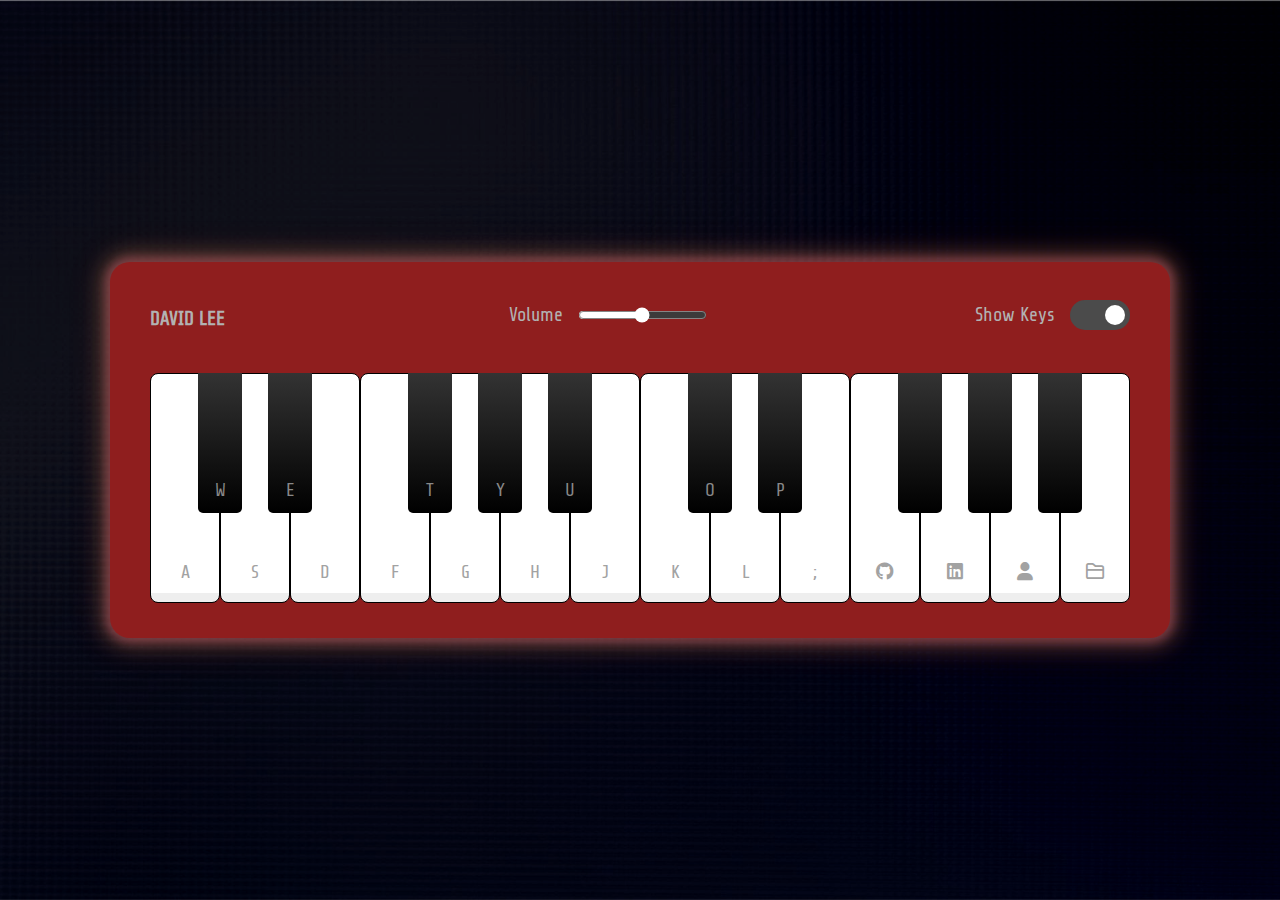
<file: index.html>
<!DOCTYPE html>

<html lang="en" dir="ltr">
    <head> 
        <meta charset="utf-8">
        <title>Playable Piano JavaScript</title>
        <link rel="stylesheet" href="index.css">
        <meta name="viewport" content="width=device-width initial-scale=1.0">
        <script src="script.js" defer></script>
        <link rel="stylesheet" href="https://cdnjs.cloudflare.com/ajax/libs/font-awesome/6.0.0-beta3/css/all.min.css">
    </head>
    <body>
        <div class = "wrapper">
            <header>
                <h2>
                    <span class="flipping-text">DAVID LEE</span>
                </h2>
                <div class="column volume-slider">
                    <span>Volume</span><input type="range" min="0" max="1" value="0.5" step="any">
                </div>
                <div class="column keys-checkbox">
                    <span>Show Keys</span><input type="checkbox" checked>
                </div>
            </header>
            <u1 class="piano-keys">
                <li class="key white" data-key="a"><span>a</span></li>
                <li class="key black" data-key="w"><span>w</span></li>
                <li class="key white" data-key="s"><span>s</span></li>
                <li class="key black" data-key="e"><span>e</span></li>
                <li class="key white" data-key="d"><span>d</span></li>
                <li class="key white" data-key="f"><span>f</span></li>
                <li class="key black" data-key="t"><span>t</span></li>
                <li class="key white" data-key="g"><span>g</span></li>
                <li class="key black" data-key="y"><span>y</span></li>
                <li class="key white" data-key="h"><span>h</span></li>
                <li class="key black" data-key="u"><span>u</span></li>
                <li class="key white" data-key="j"><span>j</span></li>
                <li class="key white" data-key="k"><span>k</span></li>
                <li class="key black" data-key="o"><span>o</span></li>
                <li class="key white" data-key="l"><span>l</span></li>
                <li class="key black" data-key="p"><span>p</span></li>
                <li class="key white" data-key=";"><span>;</span></li>

                <li class="key white" data-key="git">
                    <a href="https://github.com/davidklee04" target="_blank">
                        <span><i class="fab fa-github"></i></span>
                    </a>
                </li>
                <li class="key black" data-key="1"></li>
                <li class="key white" data-key="li">
                    <a href="https://www.linkedin.com/in/david-lee-k" target="_blank">
                        <span><i class="fab fa-linkedin"></i></span>
                    </a>
                </li>
                <li class="key black" data-key="2"></li>
                <li class="key white" data-key="bio">
                    <a href="bio.html">
                        <span><i class="fa-solid fa-user"></i></span>
                    </a>
                </li>
                <li class="key black" data-key="3"></li>
                <li class="key white" data-key="">
                    <a href="projects.html">
                        <span><i class="fa-regular fa-folder"></i></span>
                    </a>
                </li>
            </u1>
        </div>
    </body>
</html>
</file>
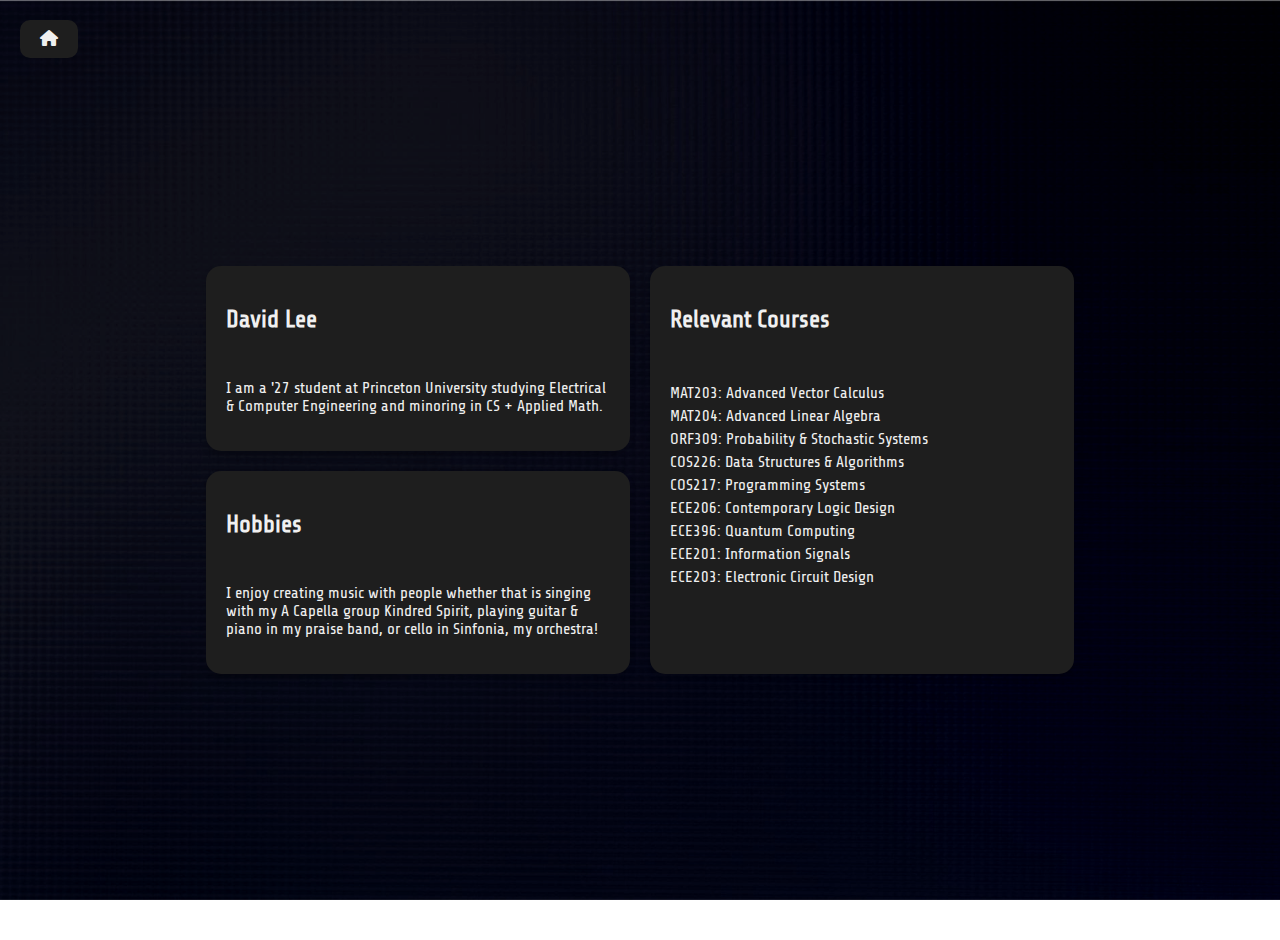
<file: bio.html>
<!DOCTYPE html>
<html lang="en">
<head>
  <meta charset="UTF-8">
  <meta name="viewport" content="width=device-width, initial-scale=1.0">
  <title>Biography</title>
  <link rel="stylesheet" href="bio.css">
  <link rel="stylesheet" href="https://cdnjs.cloudflare.com/ajax/libs/font-awesome/6.0.0-beta3/css/all.min.css">
</head>
<body>
    <a href="index.html" class="home">
        <span><i class="fa-solid fa-house"></i></span>
      </a>
    <div class="container">
        <div class="section top-left">
            <h2>David Lee</h2>
            <p>I am a '27 student at Princeton University studying Electrical & Computer Engineering                 and minoring in CS + Applied Math.
            </p>
        </div>

        <div class="section bottom-left">
            <h2>Hobbies</h2>
            <p>I enjoy creating music with people whether that is singing with my A Capella group Kindred Spirit, 
            playing guitar & piano in my praise band, or cello in Sinfonia, my orchestra!
            </p>
        </div>
        <div class="section right">
            <h2>Relevant Courses</h2>
            <ul>
                    <li>MAT203: Advanced Vector Calculus</li>
                <li>MAT204: Advanced Linear Algebra</li>
                <li>ORF309: Probability & Stochastic Systems</li>
                <li>COS226: Data Structures & Algorithms</li>
                <li>COS217: Programming Systems</li>
                <li>ECE206: Contemporary Logic Design</li>
                <li>ECE396: Quantum Computing</li>
                <li>ECE201: Information Signals</li>                    <li>ECE203: Electronic Circuit Design</li>
            </ul>
        </div>
    </div>     
</body>
</html>
</file>
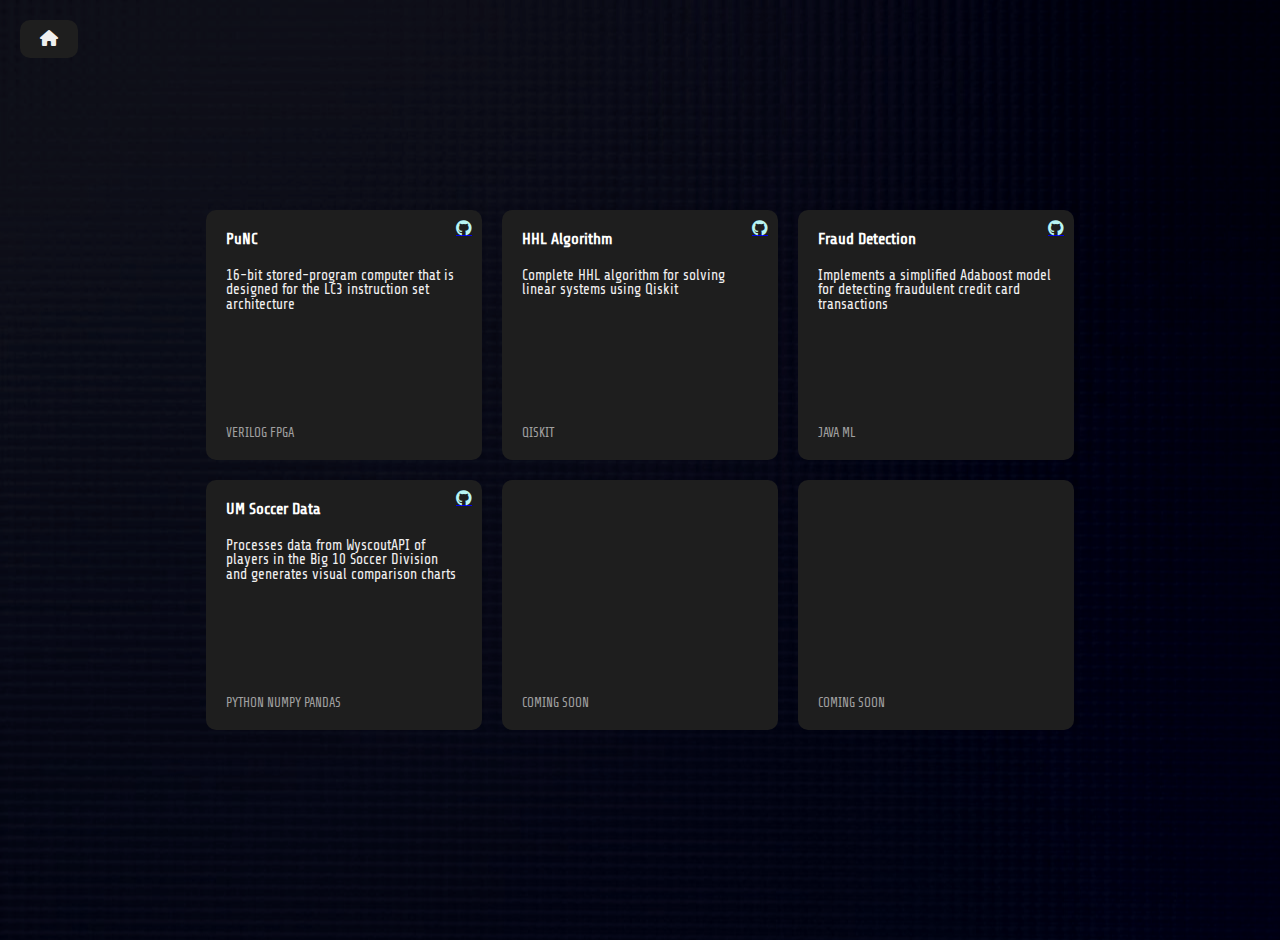
<file: projects.html>
<!DOCTYPE html>
<html lang="en">
<head>
  <meta charset="UTF-8">
  <meta name="viewport" content="width=device-width, initial-scale=1.0">
  <title>Projects</title>
  <link rel="stylesheet" href="projects.css">
  <link href="https://cdnjs.cloudflare.com/ajax/libs/font-awesome/6.0.0/css/all.min.css" rel="stylesheet">
</head>
<body>
  <a href="index.html" class="home">
    <span><i class="fa-solid fa-house"></i></span>
  </a>
  <div class="container">
    <div class="project p1">
      <a class="icons" href="https://github.com/davidklee04/PUnC" target="_blank">
        <i class="fab fa-github"></i>
      </a>
      <h3>PuNC</h3>
      <p>16-bit stored-program computer that is designed for the LC3 instruction set architecture</p>
      <div class="tags">Verilog FPGA</div>
    </div>
    <div class="project p2">
      <a class="icons" href="https://github.com/davidklee04/HHL-Quantum-Linear-Algebra" target="_blank">
        <i class="fab fa-github"></i>
      </a>
      <h3>HHL Algorithm</h3>
      <p>Complete HHL algorithm for solving linear systems using Qiskit</p>
      <div class="tags">Qiskit</div>
    </div>
    <div class="project p3">
      <a class="icons" href="https://github.com/davidklee04/Fraud-Detection" target="_blank">
        <i class="fab fa-github"></i>
      </a>
      <h3>Fraud Detection</h3>
      <p>Implements a simplified Adaboost model for detecting fraudulent credit card transactions</p>
      <div class="tags">Java ML</div>
    </div>
    <div class="project p4">
      <a class="icons" href="https://github.com/davidklee04/Soccer_Radar_Charts" target="_blank">
        <i class="fab fa-github"></i>
      </a>
      <h3>UM Soccer Data</h3>
      <p>Processes data from WyscoutAPI of players in the Big 10 Soccer Division and generates visual comparison charts</p>
      <div class="tags">Python Numpy Pandas</div>
    </div>
    <div class="project p5">
      <div class="tags">Coming Soon</div>
    </div>
    <div class="project p6">
      <div class="tags">Coming Soon</div>
    </div>
  </div>
</body>
</html>
</file>
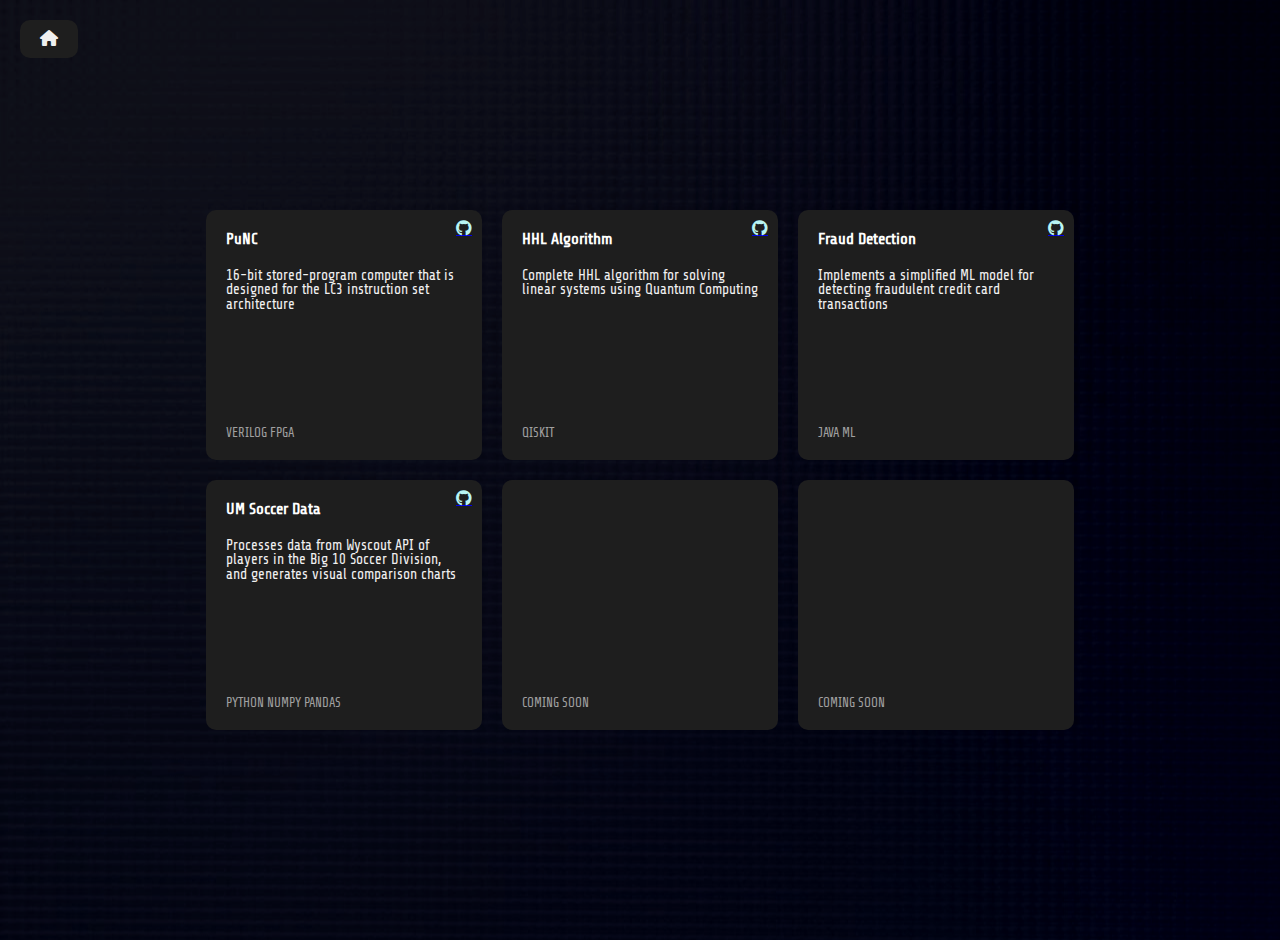
<file: Personal Website/projects.html>
<!DOCTYPE html>
<html lang="en">
<head>
  <meta charset="UTF-8">
  <meta name="viewport" content="width=device-width, initial-scale=1.0">
  <title>Projects</title>
  <link rel="stylesheet" href="projects.css">
  <link href="https://cdnjs.cloudflare.com/ajax/libs/font-awesome/6.0.0/css/all.min.css" rel="stylesheet">
</head>
<body>
  <a href="index.html" class="home">
    <span><i class="fa-solid fa-house"></i></span>
  </a>
  <div class="container">
    <div class="project p1">
      <a class="icons" href="https://github.com/davidklee04/PUnC" target="_blank">
        <i class="fab fa-github"></i>
      </a>
      <h3>PuNC</h3>
      <p>16-bit stored-program computer that is designed for the LC3 instruction set architecture</p>
      <div class="tags">Verilog FPGA</div>
    </div>
    <div class="project p2">
      <a class="icons" href="https://github.com/davidklee04/HHL-Quantum-Linear-Algebra" target="_blank">
        <i class="fab fa-github"></i>
      </a>
      <h3>HHL Algorithm</h3>
      <p>Complete HHL algorithm for solving linear systems using Quantum Computing</p>
      <div class="tags">Qiskit</div>
    </div>
    <div class="project p3">
      <a class="icons" href="https://github.com/davidklee04/Fraud-Detection" target="_blank">
        <i class="fab fa-github"></i>
      </a>
      <h3>Fraud Detection</h3>
      <p>Implements a simplified ML model for detecting fraudulent credit card transactions</p>
      <div class="tags">Java ML</div>
    </div>
    <div class="project p4">
      <a class="icons" href="https://github.com/davidklee04/Soccer_Radar_Charts" target="_blank">
        <i class="fab fa-github"></i>
      </a>
      <h3>UM Soccer Data</h3>
      <p>Processes data from Wyscout API of players in the Big 10 Soccer Division, and generates visual comparison charts</p>
      <div class="tags">Python Numpy Pandas</div>
    </div>
    <div class="project p5">
      <div class="tags">Coming Soon</div>
    </div>
    <div class="project p6">
      <div class="tags">Coming Soon</div>
    </div>
  </div>
</body>
</html>
</file>
<file: index.css>
@import url('https://fonts.googleapis.com/css2?family=Roboto:ital,wght@0,100..900;1,100..900&family=Share+Tech&display=swap');
* {
    margin: 0;
    padding: 0;
    box-sizing: border-box;
    font-family: 'Share Tech', serif;
}
body {
    display: flex;
    align-items: center;
    justify-content: center;
    min-height: 100vh;
    background: url('images/freepik__adjust__53822.png') no-repeat center center fixed;
    background-size: cover;
}
.wrapper {
    padding: 35px 40px;
    border-radius: 20px;
    background: #8f1e1e;
    position: relative;
    animation: fly 3s ease-in-out;
    transition: all 500ms ease;
    overflow: hidden;

    box-shadow: 0 0 10px 5px rgba(255, 105, 135, 0.3), 
                0 0 20px 10px rgba(255, 195, 113, 0.2), 
                0 0 30px 15px rgba(244, 67, 54, 0.1);
    
}

.wrapper:hover {
    transform: translateY(-10px);
    transition-duration: 1s;
    box-shadow: 0 0 15px 8px rgba(255, 105, 135, 0.4), 
                0 0 30px 15px rgba(255, 195, 113, 0.3), 
                0 0 40px 20px rgba(244, 67, 54, 0.2);
}

@keyframes fly {
    0% {
        transform: translateY(50%)
    }
    100% {
        transform: translateY(0%)
    }
}
.wrapper header {
    display: flex;
    color: #b2b2b2;
    align-items: center;
    justify-content: space-between;
}
header h2 {
    font-size: 2rem;
    position: relative;
}

header h2 .flipping-text {
    display: inline-block;
    perspective: 1000px;
    color: #b2b2b2;
    font-weight: bold;
}

header h2 .flipping-text span {
    display: inline-block;
    transform-origin: center;
    backface-visibility: hidden;
    animation: flip 1.5s infinite;
}

@keyframes flip {
    0% {
        transform: rotateX(0);
        opacity: 1;
    }
    50% {
        transform: rotateX(90deg);
        opacity: 0;
    }
    100% {
        transform: rotateX(0);
        opacity: 1;
    }
}

header .column {
    display: flex;
    align-items: center;
}
header span {
    font-weight: 500;
    margin-right: 15px;
    font-size: 1.19rem;
}
header input {
    outline: none;
    border-radius: 30px;
}
.volume-slider input {
    accent-color: #fff;
}
.keys-checkbox input {
    height: 30px;
    width: 60px;
    cursor: pointer;
    appearance: none;
    position: relative;
    background: #4b4b4b;
}
.keys-checkbox input::before {
    content: "";
    position: absolute;
    top: 50%;
    left: 5px;
    width: 20px;
    height: 20px;
    border-radius: 50%;
    background: #8c8c8c;
    transform: translateY(-50%);
    transition: all 0.3s ease;
}
.keys-checkbox input:checked::before {
    left: 35px;
    background: #fff;
}
.piano-keys {
    display: flex;
    list-style: none;
    margin-top: 40px;
}
.piano-keys .key{
    cursor: pointer;
    user-select: none;
    position: relative;
    text-transform: uppercase;
}
.piano-keys .black {
    z-index: 2;
    width: 44px;
    height: 140px;
    margin: 0 -22px 0 -22px;
    border-radius: 0 0 5px 5px;
    background: linear-gradient(#333, #000);
}
.piano-keys .black.active {
    box-shadow: inset -5px -10px 10px rgba(255, 255, 255, 0.1);
    background: linear-gradient(to bottom, #000, #434343);
}
.piano-keys .white {
    height: 230px;
    width: 70px;
    border-radius: 8px;
    border: 1px solid #000;
    background: linear-gradient(#fff 96%, #eee 4%);
}
.piano-keys .white.active {
    box-shadow: inset -5px 5px 20px rgba(0, 0, 0, 0.2);
    background: linear-gradient(to bottom, #fff 0%, #eee 100%);
}
.piano-keys .key span {
    position: absolute;
    bottom: 20px;
    width: 100%;
    color: #a2a2a2;
    font-size: 1.13rem;
    text-align: center;
} 
.piano-keys .key.hide span {
    display: none;
}
.piano-keys .black span {
    bottom: 13px;
    color: #888888;
}
.key a {
    text-decoration: none;
    color: inherit;
    display: block;
    width: 100%;
    height: 100%;
}

@media screen and (max-width: 815px) {
    .wrapper {
        padding: 25px;
    }
    header {
        flex-direction: column;
    }
    header :where(h2, .column) {
        margin-bottom: 13px;
    }
    .volume-slider input {
        max-width: 100px;
    }
    .piano-keys {
        margin-top: 20px;
    }
    .piano_keys .key:where(:nth-child(9), :nth-child(10)) {
        display: none;
    }
    .piano-keys .black {
        height: 100px;
        width: 40px;
        margin: 0 -20px 0 -20px;
    }
    .piano-keys .white {
        height: 180px;
        width: 60px;
    }
}

@media screen and (max-width: 615px) {
    .piano-keys .key:nth-child(1),
    .piano-keys .key:nth-child(2),
    .piano-keys .key:nth-child(3),
    .piano-keys .key:nth-child(4),
    .piano-keys .key:nth-child(5) {
        display: none;
    }
    .piano-keys .white {
        width: 50px;
    }
}
</file>
<file: bio.css>
@import url('https://fonts.googleapis.com/css2?family=Roboto:ital,wght@0,100..900;1,100..900&family=Share+Tech&display=swap');
body {
    font-family: 'Share Tech', serif;
    display: flex;
    justify-content: center;
    align-items: center;
    height: 100vh;
    margin: 0;
    background: url('images/freepik__adjust__53822.png') no-repeat center center fixed;
    background-size: cover;
    padding: 20px;
}

.home {
    position: absolute;
    top: 20px;
    left: 20px;
    background-color: #1e1e1e;
    color: #f0f0f0;
    padding: 10px 20px;
    border: none;
    border-radius: 10px;
    cursor: pointer;
  }
  
  .home:hover {
    background-color: #333;
  }

.container {
    display: grid;
    grid-template-columns: 1fr 1fr;
    grid-template-rows: auto auto;
    justify-content: center;
    align-items: stretch;
    gap: 20px;
    width: 70%;
    grid-template-areas: 
    "   item1    item3   "
    "   item2    item3   "
    ;
}
.top-left {
    grid-area: item1;
}
.bottom-left {
    grid-area: item2;
}
.right {
    grid-area: item3;
}

.section {
    padding: 20px;
    border-radius: 15px;
    background-color: #1e1e1e;
    color: #f0f0f0;
    display: flex;
    flex-direction: column;
    gap: 10px;
    position: relative;
    box-shadow: 0px 4px 6px rgba(0, 0, 0, 0.2)
}

.section:hover {
    background-color: #3c3c3c;
    transform: translateY(-10px);
    transition-duration: 1s;
}


h1 {
    color: #333;
}

ul {
    list-style-type: none;
    padding: 0;
}

ul li {
    margin: 5px 0;
}

@media (max-width: 780px) {
    .container {
        grid-template-columns: 1fr; 
        gap: 20px; 
        width: 90%;
        margin-top: 120px;
        grid-template-areas: 
        "item1"
        "item2"
        "item3";
    }
    .section {
        width: 90%; 
    }
}
</file>
<file: projects.css>
@import url('https://fonts.googleapis.com/css2?family=Roboto:ital,wght@0,100..900;1,100..900&family=Share+Tech&display=swap');
body {
    font-family: 'Share Tech', serif;
    color: #f0f0f0;
    margin: 0;
    padding: 20px;
    display: flex;
    height: 100vh;
    justify-content: center;
    align-items: center;
    background: url('images/freepik__adjust__53822.png') no-repeat center center fixed;
  }
  .home {
    position: absolute;
    top: 20px;
    left: 20px;
    background-color: #1e1e1e;
    color: #f0f0f0;
    padding: 10px 20px;
    border: none;
    border-radius: 10px;
    cursor: pointer;
  }
  
  .home:hover {
    background-color: #333;
  }
  
  .container {
    display: grid;
    grid-template-columns: repeat(3, minmax(200px, 1fr));
    grid-template-rows: repeat(2, minmax(250px,1fr));
    justify-content: center;
    align-items: stretch;
    gap: 20px;
    width: 70%;
  }
  
  .project {
    background-color: #1e1e1e;
    color: #f0f0f0;
    padding: 20px;
    border-radius: 10px;
    display: flex;
    flex-direction: column;
    gap: 10px;
    position: relative;
  }

  .project:hover {
    background-color: #3c3c3c;
    transform: translateY(-10px);
    transition-duration: 1s;
  }
  
  .project h3 {
    font-size: 1rem;
    margin: 0;
    color: #ffffff;
    margin-bottom: 10px;
  }
  
  .project p {
    font-size: 0.9rem;
    line-height: 1;
    margin: 0;
    margin-bottom: 8px;
  }
  
  .tags {
    margin-top: auto;
    font-size: 0.8rem;
    color: #a0a0a0;
    text-transform: uppercase;
  }

  .icons {
    display: flex;
    gap: 10px;
    position: absolute;
    top: 10px;
    right: 10px;
    font-size: 1rem;
  }
  
  .icons i {
    cursor: pointer;
    color: #b9f4f3;
    transition: color 0.3s ease;
  }
  
  .icons i:hover {
    color: #ffffff;
  }

  @media (max-width: 780px) {
    .container {
        grid-template-columns: 1fr; 
        grid-template-rows: auto;
        margin-top: 120px;
        width: 80%;
    }
}
</file>
<file: Personal Website/projects.css>
@import url('https://fonts.googleapis.com/css2?family=Roboto:ital,wght@0,100..900;1,100..900&family=Share+Tech&display=swap');
body {
    font-family: 'Share Tech', serif;
    color: #f0f0f0;
    margin: 0;
    padding: 20px;
    display: flex;
    height: 100vh;
    justify-content: center;
    align-items: center;
    background: url('images/freepik__adjust__53822.png') no-repeat center center fixed;
  }
  .home {
    position: absolute;
    top: 20px;
    left: 20px;
    background-color: #1e1e1e;
    color: #f0f0f0;
    padding: 10px 20px;
    border: none;
    border-radius: 10px;
    cursor: pointer;
  }
  
  .home:hover {
    background-color: #333;
  }
  
  .container {
    display: grid;
    grid-template-columns: repeat(3, minmax(200px, 1fr));
    grid-template-rows: repeat(2, minmax(250px,1fr));
    justify-content: center;
    align-items: stretch;
    gap: 20px;
    width: 70%;
  }
  
  .project {
    background-color: #1e1e1e;
    color: #f0f0f0;
    padding: 20px;
    border-radius: 10px;
    display: flex;
    flex-direction: column;
    gap: 10px;
    position: relative;
  }

  .project:hover {
    background-color: #3c3c3c;
    transform: translateY(-10px);
    transition-duration: 1s;
  }
  
  .project h3 {
    font-size: 1rem;
    margin: 0;
    color: #ffffff;
    margin-bottom: 10px;
  }
  
  .project p {
    font-size: 0.9rem;
    line-height: 1;
    margin: 0;
    margin-bottom: 8px;
  }
  
  .tags {
    margin-top: auto;
    font-size: 0.8rem;
    color: #a0a0a0;
    text-transform: uppercase;
  }

  .icons {
    display: flex;
    gap: 10px;
    position: absolute;
    top: 10px;
    right: 10px;
    font-size: 1rem;
  }
  
  .icons i {
    cursor: pointer;
    color: #b9f4f3;
    transition: color 0.3s ease;
  }
  
  .icons i:hover {
    color: #ffffff;
  }

  @media (max-width: 780px) {
    .container {
        grid-template-columns: 1fr; 
        grid-template-rows: auto minmax(300, 1fr);
        margin-top: 20px;
        padding-top: 80px;
    }
}
</file>
